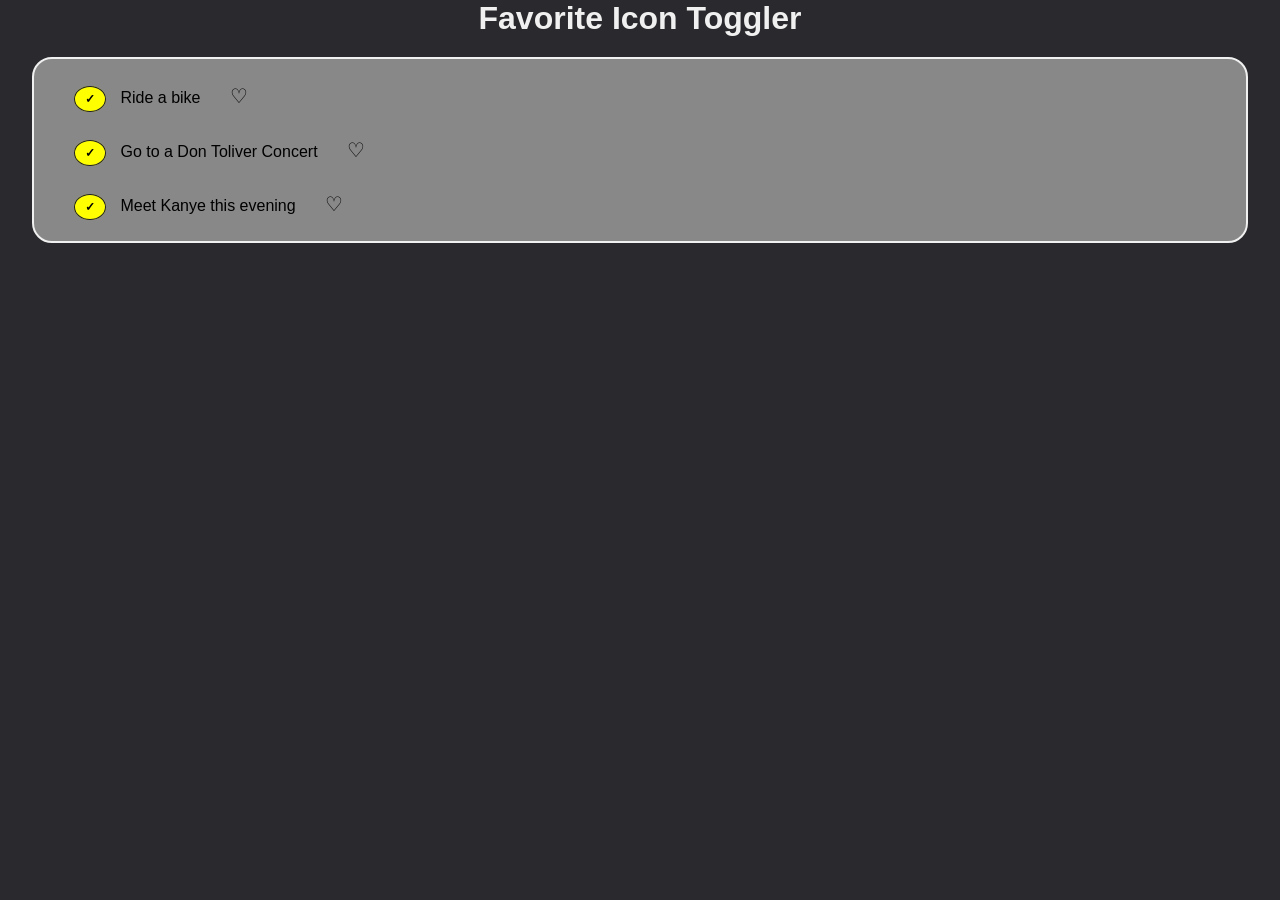
<file: favorite-icon-toggler/index.html>
<!DOCTYPE html>
<html lang="en">
  <head>
    <meta charset="utf-8" />
    <title>Favorite Icon Toggler</title>
    <link rel="stylesheet" href="styles.css" />
  </head>

  <body>

    <h1>Favorite Icon Toggler</h1>
    <ul class="item-list">
      <li>
        Ride a bike
        <button class="favorite-icon">&#9825;</button>
      </li>
      <li>
        Go to a Don Toliver Concert
        <button class="favorite-icon">&#9825;</button>
      </li>
      <li>
        Meet Kanye this evening
        <button class="favorite-icon">&#9825;</button>
      </li>
    </ul>
  <script src="script.js"></script>
  </body>
</html>
</file>
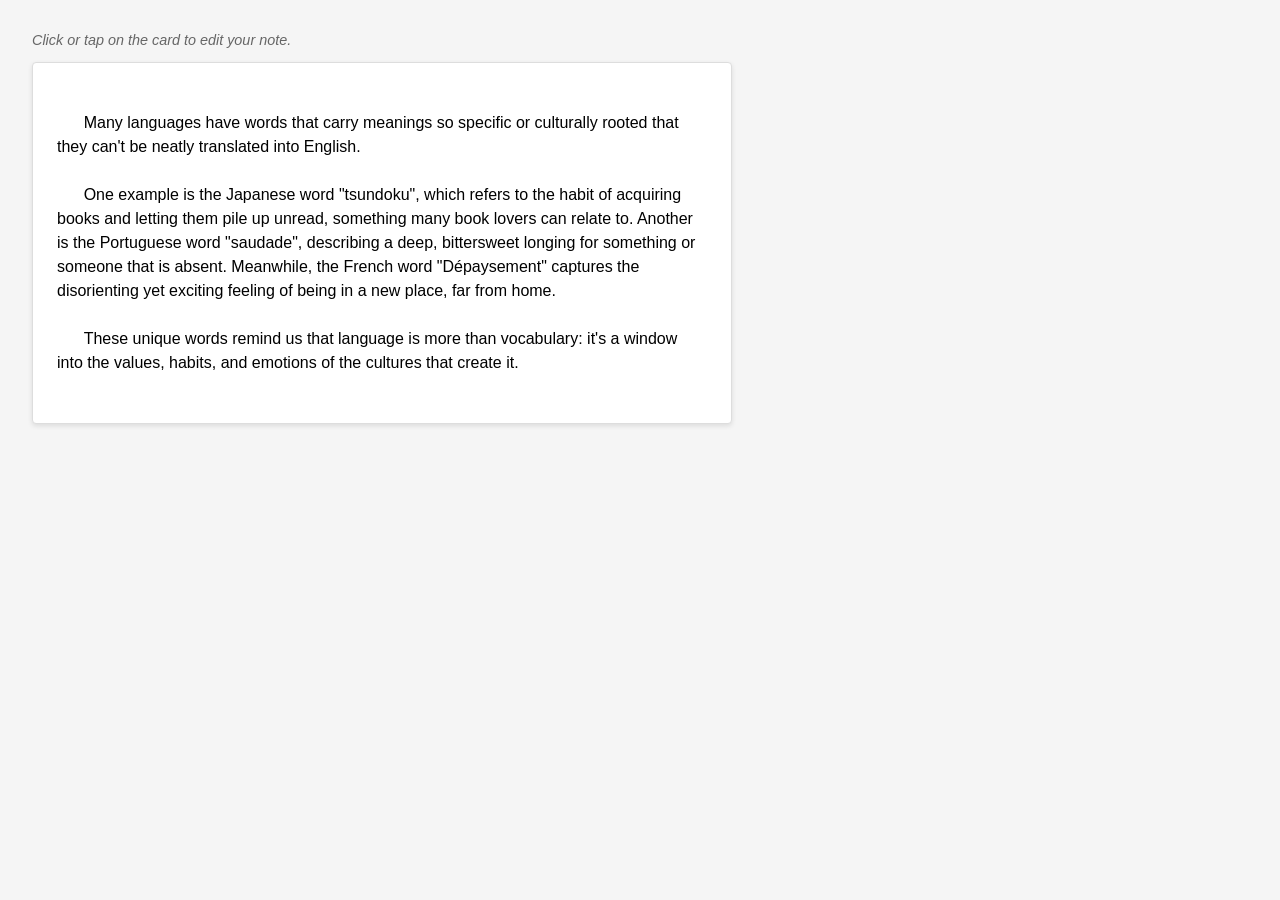
<file: note-taking-app/index.html>
<!DOCTYPE html>
<html lang="en">
  <head>
    <meta charset="UTF-8" />
    <title>Note taking app</title>
    <meta name="viewport" content="width=device-width, initial-scale=1.0" />
    <link rel="stylesheet" href="./styles.css" />
  </head>
  <body>
    <p class="helper-text">Click or tap on the card to edit your note.</p>

    <div id="note" class="note" contenteditable="true" aria-label="Note editor">
      Many languages have words that carry meanings so specific or culturally rooted that they can't be neatly translated into English. 
        
      One example is the Japanese word "tsundoku", which refers to the habit of acquiring books and letting them pile up unread, something many book lovers can relate to. Another is the Portuguese word "saudade", describing a deep, bittersweet longing for something or someone that is absent. Meanwhile, the French word "Dépaysement" captures the disorienting yet exciting feeling of being in a new place, far from home.
        
      These unique words remind us that language is more than vocabulary: it's a window into the values, habits, and emotions of the cultures that create it.
    </div>

    <div id="status" aria-live="polite"></div>
    
    <script src="script.js"></script>
  </body>
</html>
</file>
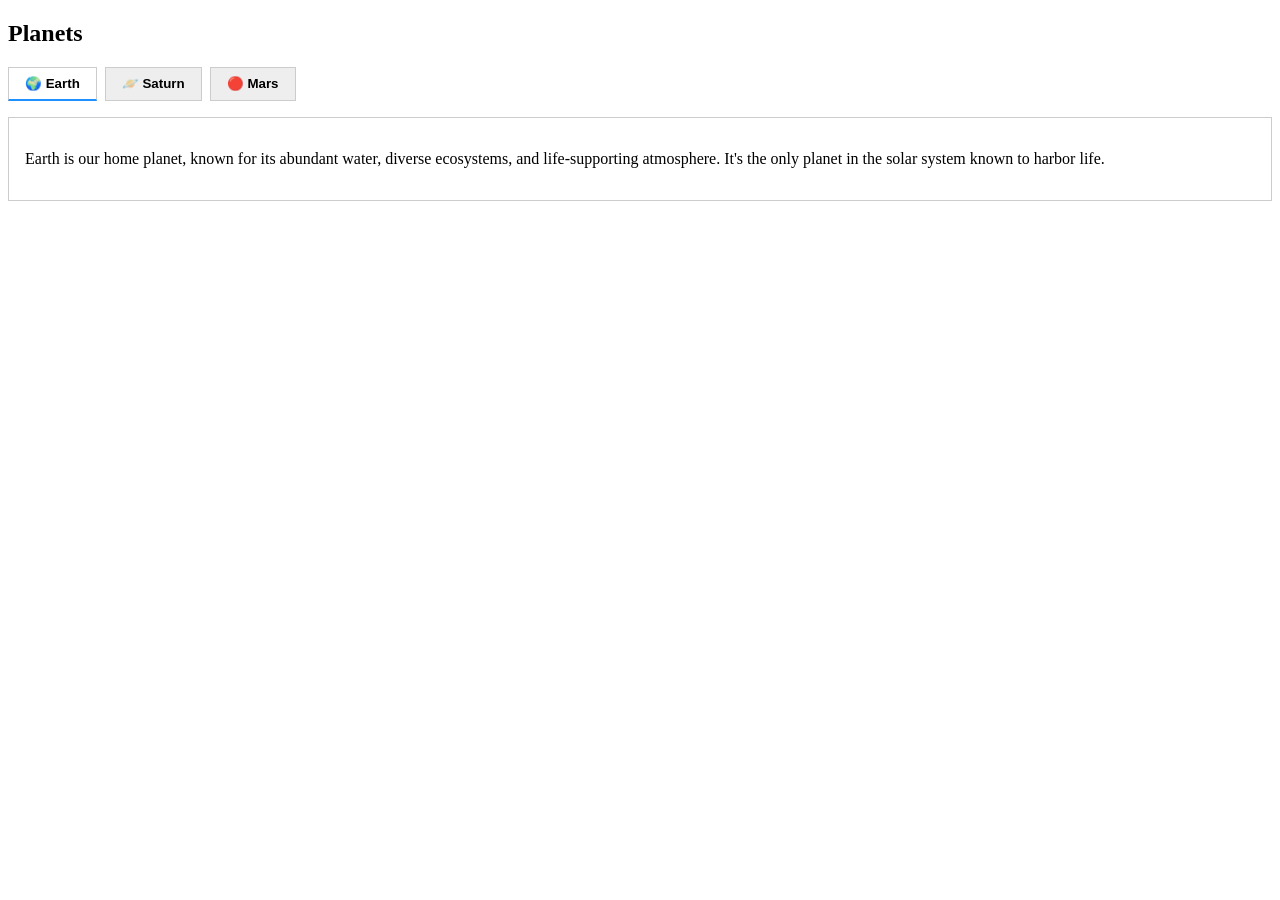
<file: planets-tablist/index.html>
<!DOCTYPE html>
<html lang="en">
  <head>
    <meta charset="UTF-8" />
    <meta name="viewport" content="width=device-width, initial-scale=1.0" />
    <title>Planets Facts</title>
    <link rel="stylesheet" href="./styles.css" />
  </head>
  <body>
    <div class="tabs">
      <h2 id="tabs-title">Planets</h2>
      <div role="tablist" aria-labelledby="tabs-title">
        <button role="tab" aria-controls="panel-earth" aria-selected="true" id="tab-earth">🌍 Earth</button>
        <button role="tab" aria-controls="panel-saturn" aria-selected="false" id="tab-saturn">🪐 Saturn</button>
        <button role="tab" aria-controls="panel-mars" aria-selected="false" id="tab-mars">🔴 Mars</button>
      </div>

      <div id="panel-earth" role="tabpanel" aria-labelledby="tab-earth">
        <p>
          Earth is our home planet, known for its abundant water, diverse ecosystems, and life-supporting atmosphere. It's the only planet in the solar system known to harbor life.
        </p>
      </div>
      <div id="panel-saturn" role="tabpanel" aria-labelledby="tab-saturn" hidden>
        <p>
          Saturn is famous for its beautiful and extensive ring system made of ice and rock particles. It's a gas giant with dozens of moons orbiting it.
        </p>
      </div>
      <div id="panel-mars" role="tabpanel" aria-labelledby="tab-mars" hidden>
        <p>
          Mars, the red planet, is a rocky world with the tallest volcano and deepest canyon in the solar system. It's a key focus for exploration in the search for past or present life.
        </p>
      </div>
    </div>

    <script src="./script.js"></script>
  </body>
</html>
</file>
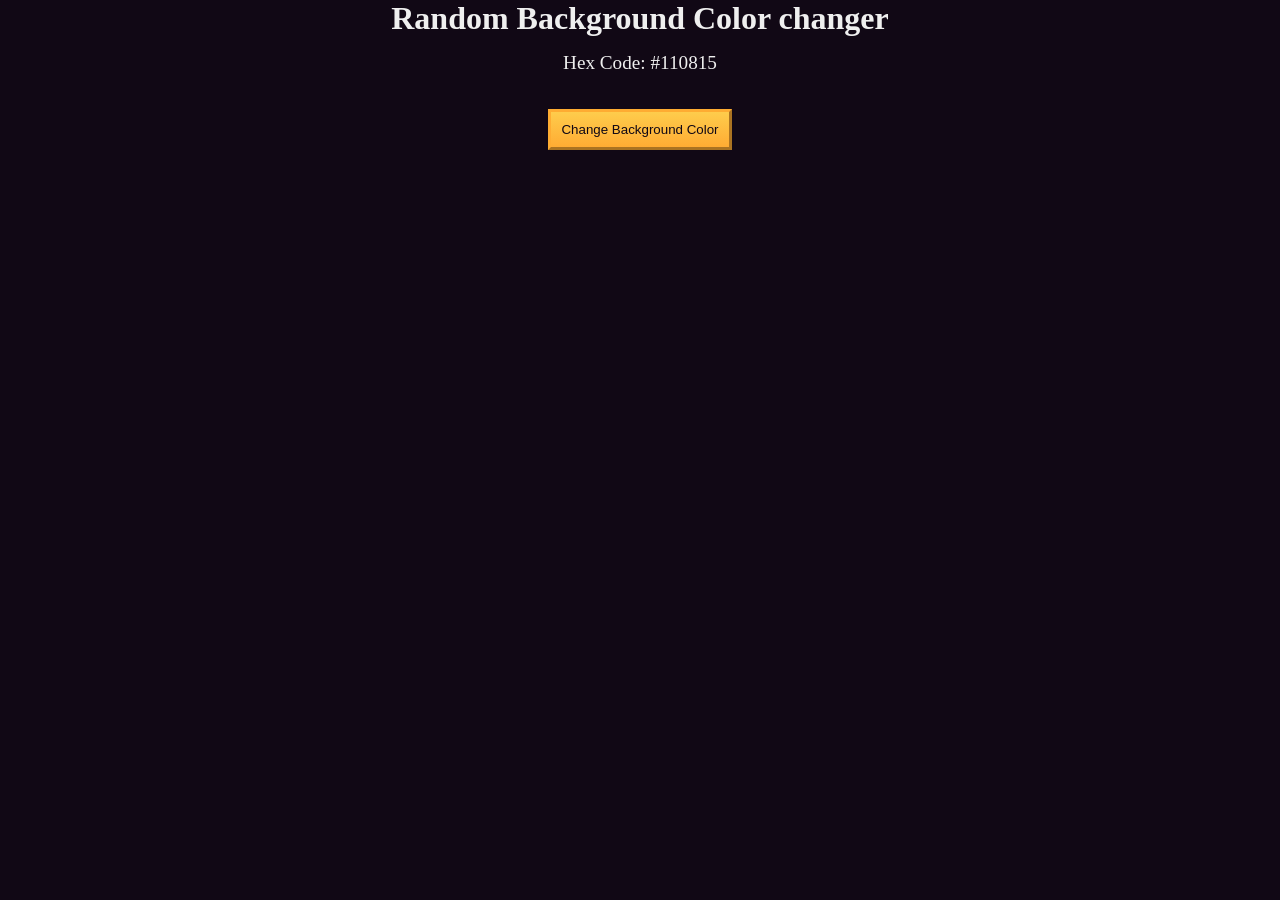
<file: random-bckg-color-genr/index.html>
<!DOCTYPE html>
<html lang="en">

<head>
    <meta charset="UTF-8" />
    <meta name="viewport" content="width=device-width, initial-scale=1.0" />
    <title>Debug a random background color changer</title>
    <link rel="stylesheet" href="./styles.css" />
</head>

<body>
    <h1>Random Background Color changer</h1>

    <main>
        <section class="bg-information-container">
            <p>Hex Code: <span id="bg-hex-code">#110815</span></p>
        </section>

        <button class="btn" id="btn">Change Background Color</button>
    </main>
    <script src="./script.js"></script>
</body>

</html>
</file>
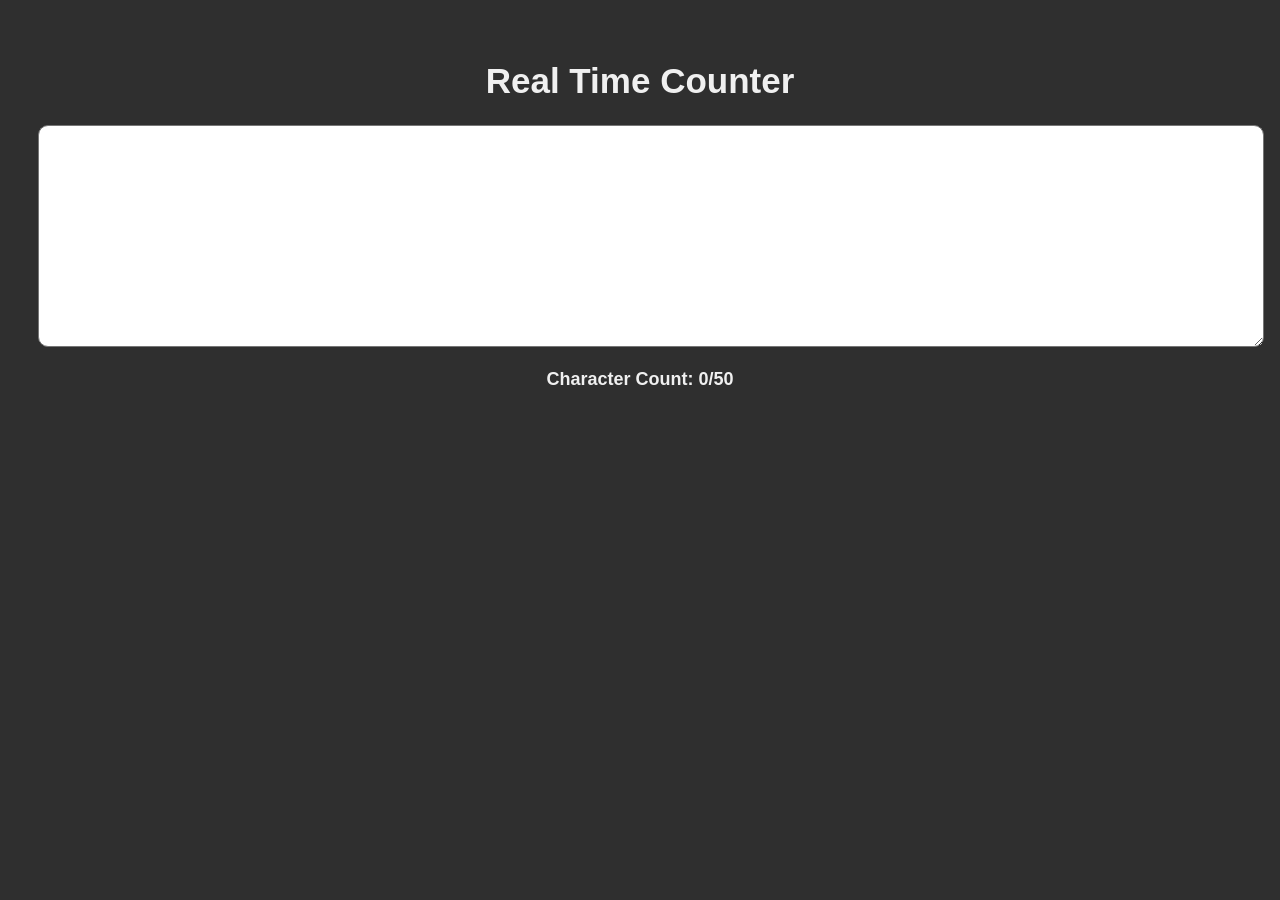
<file: real-time-counter/index.html>
<!DOCTYPE html>
<html lang="en">

<head>
    <meta charset="utf-8">
    <meta name="viewport" content="width=device-width, initial-scale=1.0">
    <title>Real Time Counter</title>
    <link rel="stylesheet" href="styles.css">
</head>

<body>
    <h1>Real Time Counter</h1>
    <textarea id="text-input"></textarea>
    <p id="char-count">Character Count: 0/50</p>
    <script src="script.js"></script>
</body>


</html>
</file>
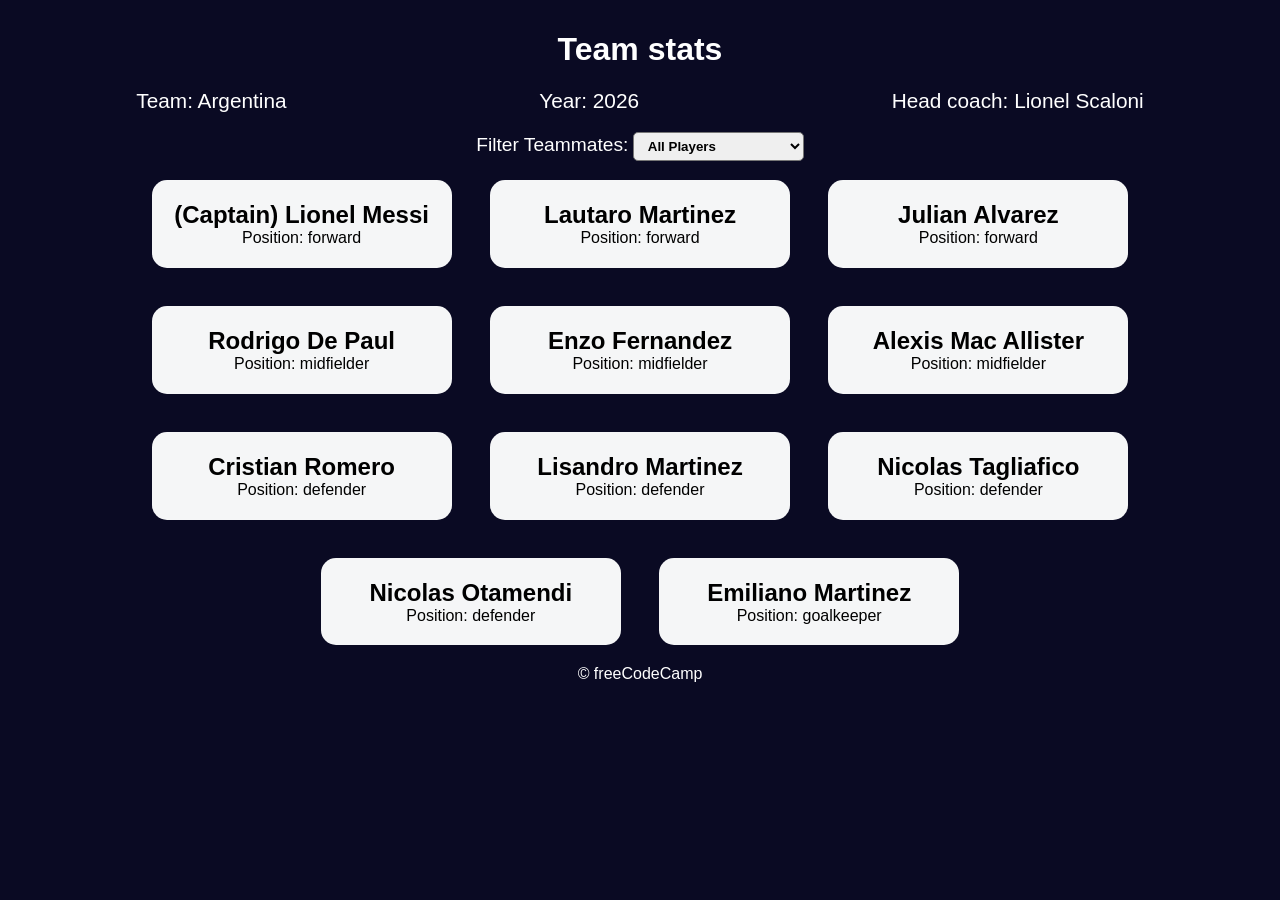
<file: set-of-football-team-cards/index.html>
<!DOCTYPE html>
<html lang="en">
  <head>
    <meta charset="UTF-8" />
    <meta http-equiv="X-UA-Compatible" content="IE=edge" />
    <meta name="viewport" content="width=device-width, initial-scale=1.0" />
    <title>
      Build a Set of Football Team Cards
    </title>
    <link rel="stylesheet" href="styles.css" />
  </head>
  <body>
    <h1 class="title">Team stats</h1>
    <main>
      <div class="team-stats">
        <p>Team: <span id="team"></span></p>
        <p>Year: <span id="year"></span></p>
        <p>Head coach: <span id="head-coach"></span></p>
      </div>
      <label class="options-label" for="players">Filter Teammates:</label>
      <select name="players" id="players">
        <option value="all">All Players</option>
        <option value="forward">Position Forward</option>
        <option value="midfielder">Position Midfielder</option>
        <option value="defender">Position Defender</option>
        <option value="goalkeeper">Position Goalkeeper</option>
      </select>
      <div class="cards" id="player-cards"></div>
    </main>
    <footer>&copy; freeCodeCamp</footer>
    <script src="./script.js"></script>
  </body>
</html>
</file>
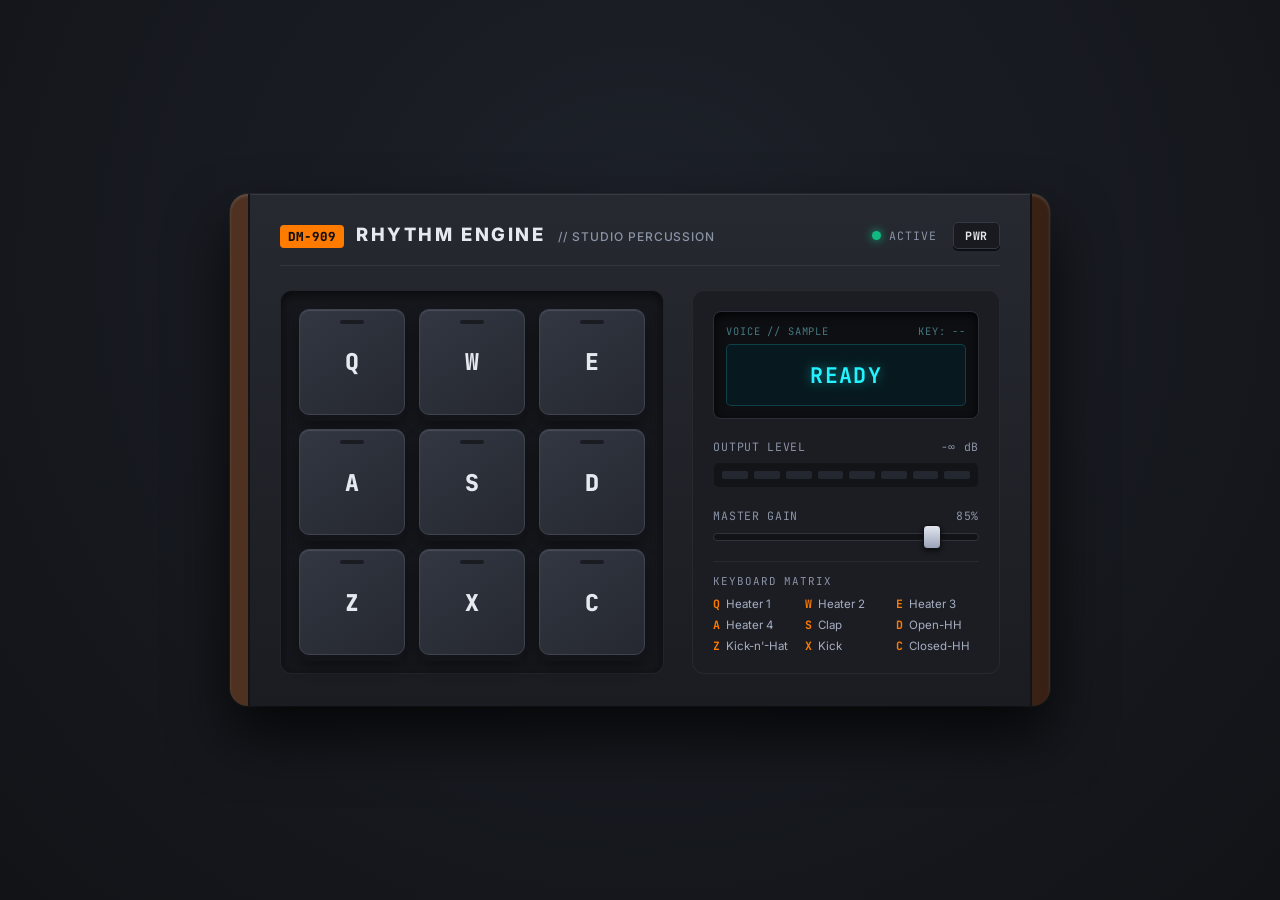
<file: Certification_Project_JavaScript/drum-machine/index.html>
<!DOCTYPE html>
<html lang="en">
<head>
  <meta charset="UTF-8" />
  <meta name="viewport" content="width=device-width, initial-scale=1.0" />
  <title>DM-909 // Rhythm Engine</title>
  <link rel="preconnect" href="https://fonts.googleapis.com">
  <link rel="preconnect" href="https://fonts.gstatic.com" crossorigin>
  <link href="https://fonts.googleapis.com/css2?family=Inter:wght@500;700;800&family=JetBrains+Mono:wght@600;700;800&display=swap" rel="stylesheet">
  <link rel="stylesheet" href="styles.css" />
</head>
<body>

  <div id="drum-machine" aria-label="DM-909 Rhythm Engine Drum Machine">
    <div class="chassis">
      <!-- Top Header -->
      <header class="machine-header">
        <div class="brand">
          <div class="brand-badge">DM-909</div>
          <div class="brand-title">RHYTHM ENGINE <span>// STUDIO PERCUSSION</span></div>
        </div>
        <div class="status-group">
          <div class="status-pill">
            <span class="power-led" id="power-led"></span>
            <span id="power-label">ACTIVE</span>
          </div>
          <button type="button" class="power-btn" id="power-btn" aria-pressed="true" title="Toggle Power">
            PWR
          </button>
        </div>
      </header>

      <!-- Main Body -->
      <div class="machine-body">
        <!-- 3x3 Pad Matrix -->
        <section class="pad-section" aria-label="Drum Pad Matrix">
          <div id="pad-bank">
            <!-- Row 1: Q, W, E -->
            <button type="button" class="drum-pad" id="Heater-1" data-key="Q">Q<audio class="clip" id="Q" src="https://cdn.freecodecamp.org/curriculum/drum/Heater-1.mp3" preload="auto"></audio></button>
            <button type="button" class="drum-pad" id="Heater-2" data-key="W">W<audio class="clip" id="W" src="https://cdn.freecodecamp.org/curriculum/drum/Heater-2.mp3" preload="auto"></audio></button>
            <button type="button" class="drum-pad" id="Heater-3" data-key="E">E<audio class="clip" id="E" src="https://cdn.freecodecamp.org/curriculum/drum/Heater-3.mp3" preload="auto"></audio></button>

            <!-- Row 2: A, S, D -->
            <button type="button" class="drum-pad" id="Heater-4" data-key="A">A<audio class="clip" id="A" src="https://cdn.freecodecamp.org/curriculum/drum/Heater-4_1.mp3" preload="auto"></audio></button>
            <button type="button" class="drum-pad" id="Clap" data-key="S">S<audio class="clip" id="S" src="https://cdn.freecodecamp.org/curriculum/drum/Heater-6.mp3" preload="auto"></audio></button>
            <button type="button" class="drum-pad" id="Open-HH" data-key="D">D<audio class="clip" id="D" src="https://cdn.freecodecamp.org/curriculum/drum/Dsc_Oh.mp3" preload="auto"></audio></button>

            <!-- Row 3: Z, X, C -->
            <button type="button" class="drum-pad" id="Kick-n-Hat" data-key="Z">Z<audio class="clip" id="Z" src="https://cdn.freecodecamp.org/curriculum/drum/Kick_n_Hat.mp3" preload="auto"></audio></button>
            <button type="button" class="drum-pad" id="Kick" data-key="X">X<audio class="clip" id="X" src="https://cdn.freecodecamp.org/curriculum/drum/RP4_KICK_1.mp3" preload="auto"></audio></button>
            <button type="button" class="drum-pad" id="Closed-HH" data-key="C">C<audio class="clip" id="C" src="https://cdn.freecodecamp.org/curriculum/drum/Cev_H2.mp3" preload="auto"></audio></button>
          </div>
        </section>

        <!-- Control Console -->
        <aside class="control-section" aria-label="Control Console">
          <!-- Backlit LCD Display -->
          <div class="lcd-bezel">
            <div class="lcd-header">
              <span>VOICE // SAMPLE</span>
              <span id="lcd-key-indicator">KEY: --</span>
            </div>
            <p id="display">READY</p>
          </div>

          <!-- Peak Level Meter -->
          <div class="meter-panel">
            <div class="control-label">
              <span>OUTPUT LEVEL</span>
              <span id="db-readout">-∞ dB</span>
            </div>
            <div class="led-meter" id="led-meter" aria-hidden="true">
              <div class="led-seg"></div>
              <div class="led-seg"></div>
              <div class="led-seg"></div>
              <div class="led-seg"></div>
              <div class="led-seg"></div>
              <div class="led-seg"></div>
              <div class="led-seg"></div>
              <div class="led-seg"></div>
            </div>
          </div>

          <!-- Master Volume Control -->
          <div class="volume-panel">
            <div class="control-label">
              <label for="volume-slider">MASTER GAIN</label>
              <span id="volume-value">85%</span>
            </div>
            <input type="range" id="volume-slider" min="0" max="1" step="0.01" value="0.85" />
          </div>

          <!-- Legend / Shortcut Guide -->
          <div class="legend-panel">
            <div class="legend-title">KEYBOARD MATRIX</div>
            <div class="legend-grid">
              <span><b>Q</b> Heater 1</span>
              <span><b>W</b> Heater 2</span>
              <span><b>E</b> Heater 3</span>
              <span><b>A</b> Heater 4</span>
              <span><b>S</b> Clap</span>
              <span><b>D</b> Open-HH</span>
              <span><b>Z</b> Kick-n'-Hat</span>
              <span><b>X</b> Kick</span>
              <span><b>C</b> Closed-HH</span>
            </div>
          </div>
        </aside>
      </div>
    </div>
  </div>

  <script src="script.js"></script>
</body>
</html>
</file>
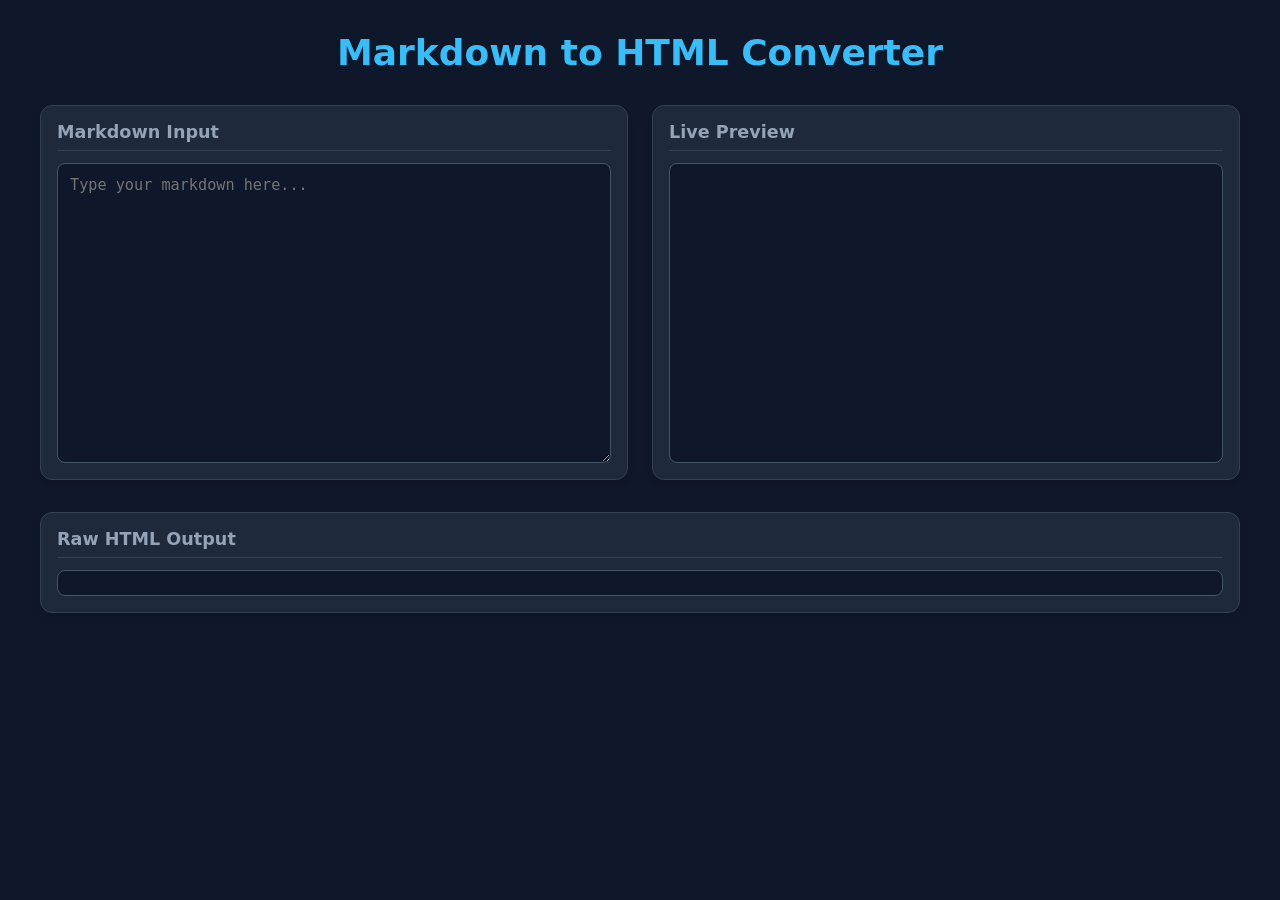
<file: Certification_Project_JavaScript/markdown-to-html-converter/index.html>
<!DOCTYPE html>
<html lang="en">
<head>
    <meta charset="UTF-8">
    <meta name="viewport" content="width=device-width, initial-scale=1.0">
    <title>Markdown to HTML Converter</title>
    <link rel="stylesheet" href="styles.css">
</head>
<body>
    <main class="converter-container">
        <h1>Markdown to HTML Converter</h1>
        <div class="editor-grid">
            <section class="pane">
                <h2>Markdown Input</h2>
                <textarea id="markdown-input" placeholder="Type your markdown here..."></textarea>
            </section>
            <section class="pane">
                <h2>Live Preview</h2>
                <div id="preview"></div>
            </section>
        </div>
        <section class="pane html-pane">
            <h2>Raw HTML Output</h2>
            <pre><code id="html-output"></code></pre>
        </section>
    </main>
    <script src="script.js"></script>
</body>
</html>
</file>
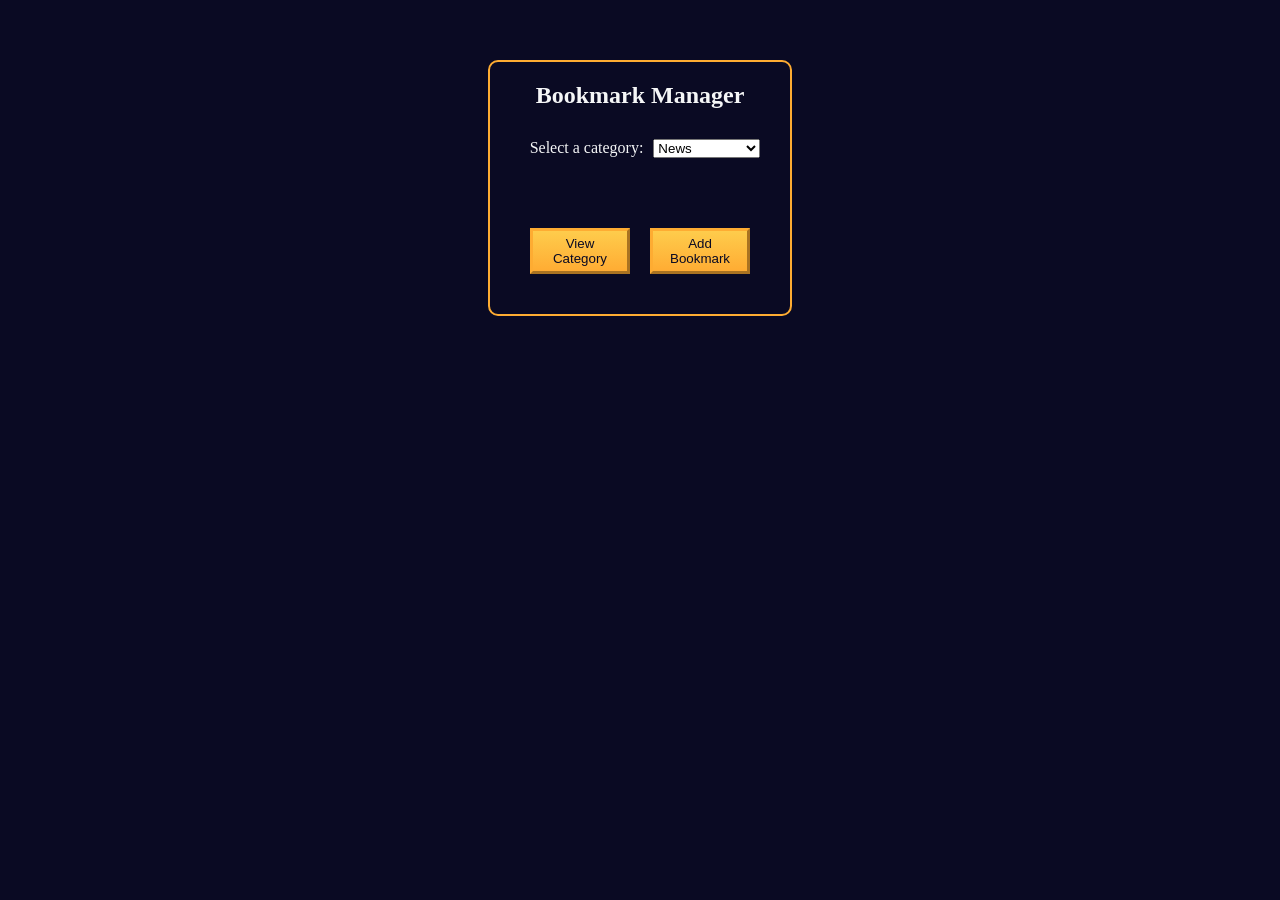
<file: labs/bookmark-manager-app/index.html>
<!DOCTYPE html>
<html lang="en">

<head>
    <meta charset="utf-8">
    <meta name="viewport" content="width=device-width, initial-scale=0.0">
    <title>Bookmark Manager</title>
    <link rel="stylesheet" href="styles.css">
</head>

<body>
    <main>
        <section id="main-section">
            <h1>Bookmark Manager</h1>
            <div id="dropdown">
                <label for="category-dropdown">Select a category:</label>
                <select id="category-dropdown" name="options">
                    <option value="news" selected>News</option>
                    <option value="entertainment">Entertainment</option>
                    <option value="work">Work</option>
                    <option value="miscellaneous">Miscellaneous</option>
                </select>
            </div>
            <div id="buttons">
                <button type="button" id="view-category-button">View Category</button>
                <button type="button" id="add-bookmark-button">Add Bookmark</button>
            </div>
        </section>

        <section id="form-section" class="hidden">
            <form>
                <h2 class="category-name"></h2>
                <div>
                    <label for="name">Name:</label>
                    <input type="text" id="name">
                </div>
                <div>
                    <label for="url">URL:</label>
                    <input type="text" id="url">
                </div>
                <div>
                    <button type="button" id="close-form-button">Go Back</button>
                    <button type="button" id="add-bookmark-button-form">Add Bookmark</button>
                </div>
            </form>
        </section>

        <section id="bookmark-list-section" class="hidden">
            <h2 class="category-name"></h2>
            <div id="category-list">
            </div>
            <div>
                <button type="button" id="close-list-button">Go Back</button>
                <button type="button" id="delete-bookmark-button">Delete Bookmark</button>
            </div>
        </section>

    </main>
    <script src="script.js"></script>
</body>

</html>
</file>
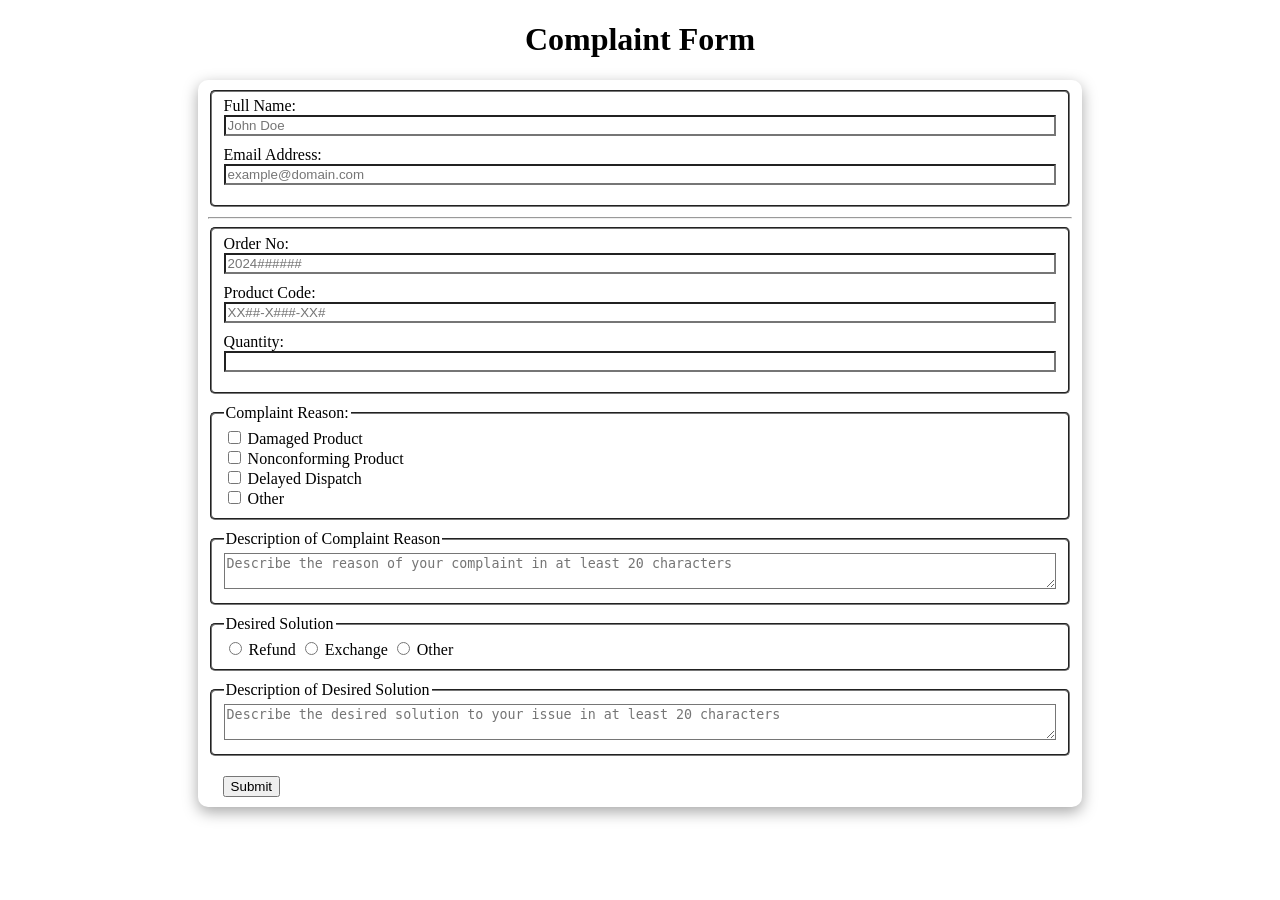
<file: labs/customer-complaint-form/index.html>
<!DOCTYPE html>
<html lang="en">

<head>
    <title>Customer Complaint Form</title>
    <meta charset="utf-8">
    <meta name="viewport" content="width=device-width, initial-scale=1.0">
    <link rel="stylesheet" href="styles.css">
</head>

<body>
    <h1>Complaint Form</h1>
    <form id="form">
        <fieldset id="personal-info">
            <div>
                <label for="full-name">Full Name:</label>
                <input type="text" id="full-name" name="full-name" placeholder="John Doe">
            </div>

            <div>
                <label for="email">Email Address:</label>
                <input type="email" id="email" name="email" placeholder="example@domain.com">
            </div>
        </fieldset>
        <hr>
        <fieldset id="product-info">
            <div>
                <label for="order-no">Order No:</label>
                <input type="text" id="order-no" name="order-no" placeholder="2024######">
            </div>
            <div>
                <label for="product-code">Product Code:</label>
                <input type="text" id="product-code" name="product-code" placeholder="XX##-X###-XX#">
            </div>
            <div>
                <label for="quantity">Quantity:</label>
                <input type="number" id="quantity" name="quantity" min="1">
            </div>
        </fieldset>

        <fieldset id="complaints-group">
            <legend>Complaint Reason:</legend>
            <div>
                <input type="checkbox" id="damaged-product" name="complaint" value="damaged-product">
                <label for="damaged-product">Damaged Product</label>
            </div>

            <div>
                <input type="checkbox" id="nonconforming-product" name="complaint" value="nonconforming-product">
                <label for="nonconforming-product">Nonconforming Product</label>
            </div>

            <div>
                <input type="checkbox" id="delayed-dispatch" name="complaint" value="delayed-dispatch">
                <label for="delayed-dispatch">Delayed Dispatch</label>
            </div>

            <div>
                <input type="checkbox" id="other-complaint" name="complaint" value="other">
                <label for="other-complaint">Other</label>
            </div>
        </fieldset>

        <fieldset id="complaint-description-container">
            <legend>Description of Complaint Reason</legend>
            <textarea placeholder="Describe the reason of your complaint in at least 20 characters"
                name="complaint-textarea" id="complaint-description"></textarea>
        </fieldset>

        <fieldset id="solutions-group">
            <legend>Desired Solution</legend>
            <input type="radio" name="solutions" id="refund" value="refund">
            <label for="refund">Refund</label>

            <input type="radio" name="solutions" id="exchange" value="exchange">
            <label for="exchange">Exchange</label>

            <input type="radio" name="solutions" id="other-solution" value="other">
            <label for="other-solution">Other</label>
        </fieldset>

        <fieldset id="solution-description-container">
            <legend>Description of Desired Solution</legend>
            <textarea placeholder="Describe the desired solution to your issue in at least 20 characters"
                name="solution-textarea" id="solution-description"></textarea>
        </fieldset>
        <div id="btn-container">
            <button type="submit" id="submit-btn">Submit</button>
            <span id="message-box" aria-live="polite"></span>
        </div>

    </form>

    <script src="script.js"></script>
</body>

</html>
</file>
<file: favorite-icon-toggler/styles.css>
* {
  box-sizing: border-box;
  margin: 0;
  padding: 0;
}

body {
  background-color: #2a2a2e;
}

h1 {
  font-family: "Arial";
  text-align: center;
  color: #f0f0f0;
}

.item-list {
  list-style: none;
  padding-left: 20px;
  border: 2px solid #f0f0f0;
  width: 95%;
  margin: 20px auto;
  border-radius: 20px;
  background-color: #888;
}

li {
  margin: 20px;
  font-family: "Arial";
}

li:before {
  content: "✓";
  flex-shrink: 0;
  font-size: 12px;
  padding: 5px 10px;
  border-radius: 50%;
  font-weight: 900;
  border: 1px solid #1a1a2e;
  background-color: yellow;
  margin-right: 10px;
}

button {
  background-color: transparent;
  border: none;
  font-size: 20px;
  margin-left: 20px;
  cursor: pointer;
  padding: 5px;
}

.filled {
  border: 1px solid #f0f0f0;
  border-radius: 50%;
  padding: 1px 3px;
}
</file>
<file: note-taking-app/styles.css>
body {
  font-family: Arial, sans-serif;
  margin: 2em;
  max-width: 700px;
  background-color: #f5f5f5;
}

.note {
  background-color: #ffffff;
  border: 1px solid #ddd;
  border-radius: 4px;
  box-shadow: 0 2px 5px rgba(0, 0, 0, 0.1);
  padding: 1.5em;
  margin-bottom: 1em;
  line-height: 1.5;
  min-height: 250px;
  font-size: 16px;
  /* This is needed to preserve line breaks in the div */
  white-space: pre-wrap;
}

.note[contenteditable="true"] {
  caret-color: black;
}

.note:hover {
  background-color: #fff;
  box-shadow: 0 0 5px rgba(0,0,0,0.2);
}

.helper-text {
  font-size: 0.9rem;
  color: #666;
  margin-top: 0.5em;
  user-select: none;
  font-style: italic;
}

#status {
  color: #00471b;
  padding: 0 1em;
}
</file>
<file: planets-tablist/styles.css>
.tabs [role="tablist"] {
  display: flex;
  gap: 0.5rem;
  margin-bottom: 1rem;
}

[role="tab"] {
  padding: 0.5rem 1rem;
  background: #eee;
  border: 1px solid #ccc;
  cursor: pointer;
  font-weight: bold;
}

[role="tab"][aria-selected="true"] {
  background: #fff;
  border-bottom: 2px solid dodgerblue;
}

[role="tabpanel"] {
  border: 1px solid #ccc;
  padding: 1rem;
}
</file>
<file: random-bckg-color-genr/styles.css>
*,
*::before,
*::after {
    margin: 0;
    padding: 0;
    box-sizing: border-box;
}

:root {
    --yellow: #f1be32;
    --golden-yellow: #feac32;
    --dark-purple: #110815;
    --light-grey: #efefef;
}

body {
    background-color: var(--dark-purple);
    color: var(--light-grey);
    text-align: center;
}

.bg-information-container {
    margin: 15px 0 25px;
    font-size: 1.2rem;
}

.btn {
    cursor: pointer;
    padding: 10px;
    margin: 10px;
    color: var(--dark-purple);
    background-color: var(--golden-yellow);
    background-image: linear-gradient(#fecc4c, #ffac33);
    border-color: var(--golden-yellow);
    border-width: 3px;
}

.btn:hover {
    background-image: linear-gradient(#ffcc4c, #f89808);
}
</file>
<file: real-time-counter/styles.css>
html {
  overflow-y: hidden;
}

body {
  background-color: #2f2f2f;
  color: #f0f0f0;
  font-family: "Arial", Sans-serif;
  padding: 30px;
}

h1 {
  text-align: center;
  font-size: 35px;
}

textarea {
  width: 100%;
  height: 200px;
  border-radius: 10px;
  padding: 10px;
}

textarea:focus {
  outline: none;
  font-family: "Times New Roman";
  font-size: 17px;
}

p {
  text-align: center;
  font-weight: 900;
  font-size: 18px;
}
</file>
<file: set-of-football-team-cards/styles.css>
*,
*::before,
*::after {
  box-sizing: border-box;
  margin: 0;
  padding: 0;
  font-family: Sans-serif;
}

:root {
  --dark-grey: #0a0a23;
  --light-grey: #f5f6f7;
  --white: #ffffff;
  --black: #000;
}

body {
  background-color: var(--dark-grey);
  text-align: center;
  padding: 10px;
}

.title,
.options-label,
.team-stats,
footer {
  color: var(--white);
}

.title {
  margin: 1.3rem 0;
}

select {
  padding: 5px 10px;
  border-radius: 5px;
  font-weight: 600;
}

select:focus {
  outline: none;
}

.team-stats {
  display: flex;
  justify-content: space-around;
  flex-wrap: wrap;
  font-size: 1.3rem;
  margin: 1.2rem 0;
}

.options-label {
  font-size: 1.2rem;
}

.cards {
  display: flex;
  flex-wrap: wrap;
  justify-content: center;
  align-items: center;
}

.player-card {
  background-color: var(--light-grey);
  padding: 1.3rem;
  margin: 1.2rem;
  width: 300px;
  border-radius: 15px;
}

@media (max-width: 768px) {
  .team-stats {
    flex-direction: column;
  }
}
</file>
<file: Certification_Project_JavaScript/drum-machine/styles.css>
:root {
  --bg-desk: #111317;
  --chassis-top: #262930;
  --chassis-bottom: #1a1c21;
  --wood-grain-1: #4e3120;
  --wood-grain-2: #382114;
  --pad-bg: #2e323b;
  --pad-border: #3e434f;
  --accent-amber: #ff7b00;
  --accent-amber-glow: rgba(255, 123, 0, 0.55);
  --lcd-bg: #07191e;
  --lcd-text: #22f3ff;
  --lcd-glow: rgba(34, 243, 255, 0.45);
  --text-muted: #8b93a6;
  --text-light: #e6e9f0;
}

* {
  box-sizing: border-box;
  margin: 0;
  padding: 0;
  user-select: none;
}

body {
  min-height: 100vh;
  display: flex;
  align-items: center;
  justify-content: center;
  background: radial-gradient(circle at 50% 30%, #1d2129 0%, var(--bg-desk) 100%);
  font-family: 'Inter', sans-serif;
  color: var(--text-light);
  padding: 20px;
}

/* Main Hardware Chassis */
#drum-machine {
  position: relative;
  width: 100%;
  max-width: 820px;
  border-radius: 18px;
  padding: 0 18px;
  background: linear-gradient(90deg, var(--wood-grain-1) 0%, var(--wood-grain-2) 100%);
  box-shadow:
    0 30px 60px rgba(0, 0, 0, 0.75),
    0 0 0 1px rgba(255, 255, 255, 0.06),
    inset 0 2px 3px rgba(255, 255, 255, 0.15);
}

.chassis {
  background: linear-gradient(180deg, var(--chassis-top) 0%, var(--chassis-bottom) 100%);
  border-left: 2px solid #121316;
  border-right: 2px solid #121316;
  padding: 28px 30px 32px;
  display: flex;
  flex-direction: column;
  gap: 24px;
  box-shadow: inset 0 1px 0 rgba(255, 255, 255, 0.08);
}

/* Header Bar */
.machine-header {
  display: flex;
  align-items: center;
  justify-content: space-between;
  border-bottom: 1px solid rgba(255, 255, 255, 0.07);
  padding-bottom: 16px;
}

.brand {
  display: flex;
  align-items: baseline;
  gap: 12px;
}

.brand-badge {
  background: var(--accent-amber);
  color: #111;
  font-family: 'JetBrains Mono', monospace;
  font-weight: 800;
  font-size: 0.78rem;
  letter-spacing: 0.08em;
  padding: 3px 8px;
  border-radius: 4px;
}

.brand-title {
  font-weight: 800;
  font-size: 1.15rem;
  letter-spacing: 0.14em;
  color: var(--text-light);
}

.brand-title span {
  font-weight: 500;
  font-size: 0.75rem;
  color: var(--text-muted);
  letter-spacing: 0.08em;
  margin-left: 6px;
}

.status-group {
  display: flex;
  align-items: center;
  gap: 16px;
}

.status-pill {
  display: flex;
  align-items: center;
  gap: 8px;
  font-family: 'JetBrains Mono', monospace;
  font-size: 0.72rem;
  color: var(--text-muted);
  letter-spacing: 0.08em;
}

.power-led {
  width: 9px;
  height: 9px;
  border-radius: 50%;
  background: #10b981;
  box-shadow: 0 0 10px #10b981;
  transition: all 0.2s ease;
}

.power-led.off {
  background: #3f4451;
  box-shadow: none;
}

.power-btn {
  background: #181a1f;
  border: 1px solid #353945;
  color: var(--text-light);
  font-family: 'JetBrains Mono', monospace;
  font-size: 0.72rem;
  font-weight: 700;
  padding: 5px 11px;
  border-radius: 5px;
  cursor: pointer;
  letter-spacing: 0.06em;
  box-shadow: 0 2px 0 #0d0e11;
  transition: all 0.1s ease;
}

.power-btn:active {
  transform: translateY(2px);
  box-shadow: none;
}

/* Main Workspace Layout */
.machine-body {
  display: grid;
  grid-template-columns: 1.25fr 1fr;
  gap: 28px;
  align-items: stretch;
}

/* Pad Matrix */
.pad-section {
  background: #16181d;
  padding: 18px;
  border-radius: 12px;
  border: 1px solid rgba(255, 255, 255, 0.05);
  box-shadow: inset 0 4px 12px rgba(0, 0, 0, 0.6);
}

#pad-bank {
  display: grid;
  grid-template-columns: repeat(3, 1fr);
  gap: 14px;
}

.drum-pad {
  position: relative;
  aspect-ratio: 1 / 1;
  background: linear-gradient(145deg, #323742, #252830);
  border: 1px solid var(--pad-border);
  border-radius: 10px;
  color: var(--text-light);
  font-family: 'JetBrains Mono', monospace;
  font-size: 1.45rem;
  font-weight: 800;
  cursor: pointer;
  display: flex;
  align-items: center;
  justify-content: center;
  box-shadow:
    0 6px 0 #121418,
    0 10px 16px rgba(0, 0, 0, 0.45),
    inset 0 1px 1px rgba(255, 255, 255, 0.12);
  transition: transform 0.06s ease, box-shadow 0.06s ease, border-color 0.08s ease;
  outline: none;
}

/* Subtle top status bar on each pad */
.drum-pad::before {
  content: '';
  position: absolute;
  top: 10px;
  left: 50%;
  transform: translateX(-50%);
  width: 24px;
  height: 4px;
  border-radius: 2px;
  background: #1a1c22;
  transition: background 0.08s ease, box-shadow 0.08s ease;
}

.drum-pad:hover {
  border-color: #545b6b;
}

.drum-pad:focus-visible {
  outline: 2px solid var(--accent-amber);
  outline-offset: 2px;
}

/* Active / Triggered State */
.drum-pad.active,
.drum-pad:active {
  transform: translateY(4px);
  border-color: var(--accent-amber);
  color: #fff;
  background: linear-gradient(145deg, #3d332c, #2b241f);
  box-shadow:
    0 2px 0 #121418,
    0 0 22px var(--accent-amber-glow),
    inset 0 0 14px rgba(255, 123, 0, 0.25);
}

.drum-pad.active::before,
.drum-pad:active::before {
  background: var(--accent-amber);
  box-shadow: 0 0 10px var(--accent-amber);
}

/* Control Console */
.control-section {
  display: flex;
  flex-direction: column;
  justify-content: space-between;
  gap: 18px;
  background: #1b1d23;
  padding: 20px;
  border-radius: 12px;
  border: 1px solid rgba(255, 255, 255, 0.05);
}

/* LCD Screen */
.lcd-bezel {
  background: #0d0f12;
  padding: 12px;
  border-radius: 8px;
  border: 1px solid #2b2f3a;
  box-shadow: inset 0 3px 10px rgba(0, 0, 0, 0.85);
}

.lcd-header {
  display: flex;
  justify-content: space-between;
  font-family: 'JetBrains Mono', monospace;
  font-size: 0.65rem;
  color: #467882;
  letter-spacing: 0.08em;
  margin-bottom: 6px;
}

#display {
  background: var(--lcd-bg);
  color: var(--lcd-text);
  font-family: 'JetBrains Mono', monospace;
  font-size: 1.35rem;
  font-weight: 700;
  letter-spacing: 0.06em;
  text-align: center;
  padding: 16px 12px;
  border-radius: 5px;
  border: 1px solid rgba(34, 243, 255, 0.18);
  text-shadow: 0 0 12px var(--lcd-glow);
  min-height: 60px;
  display: flex;
  align-items: center;
  justify-content: center;
  transition: opacity 0.2s ease;
}

#display.powered-off {
  color: #133138;
  text-shadow: none;
}

/* Peak Meter */
.meter-panel {
  display: flex;
  flex-direction: column;
  gap: 8px;
}

.control-label {
  display: flex;
  justify-content: space-between;
  font-family: 'JetBrains Mono', monospace;
  font-size: 0.72rem;
  color: var(--text-muted);
  letter-spacing: 0.06em;
}

.led-meter {
  display: grid;
  grid-template-columns: repeat(8, 1fr);
  gap: 6px;
  background: #121418;
  padding: 8px;
  border-radius: 6px;
  border: 1px solid rgba(255, 255, 255, 0.04);
}

.led-seg {
  height: 8px;
  border-radius: 2px;
  background: #232730;
  transition: background 0.06s ease, box-shadow 0.06s ease;
}

.led-seg.lit-green {
  background: #10b981;
  box-shadow: 0 0 8px rgba(16, 185, 129, 0.6);
}

.led-seg.lit-amber {
  background: #f59e0b;
  box-shadow: 0 0 8px rgba(245, 158, 11, 0.6);
}

.led-seg.lit-red {
  background: #ef4444;
  box-shadow: 0 0 8px rgba(239, 68, 68, 0.7);
}

/* Volume Slider */
.volume-panel {
  display: flex;
  flex-direction: column;
  gap: 10px;
}

input[type="range"] {
  -webkit-appearance: none;
  width: 100%;
  height: 8px;
  background: #111317;
  border-radius: 4px;
  border: 1px solid #2e333e;
  outline: none;
  cursor: pointer;
}

input[type="range"]::-webkit-slider-thumb {
  -webkit-appearance: none;
  width: 18px;
  height: 24px;
  border-radius: 4px;
  background: linear-gradient(180deg, #e2e6f0 0%, #9aa3b8 100%);
  border: 1px solid #111;
  box-shadow: 0 2px 5px rgba(0, 0, 0, 0.6);
  cursor: pointer;
}

input[type="range"]::-moz-range-thumb {
  width: 18px;
  height: 24px;
  border-radius: 4px;
  background: linear-gradient(180deg, #e2e6f0 0%, #9aa3b8 100%);
  border: 1px solid #111;
  box-shadow: 0 2px 5px rgba(0, 0, 0, 0.6);
  cursor: pointer;
}

/* Legend Guide */
.legend-panel {
  border-top: 1px solid rgba(255, 255, 255, 0.06);
  padding-top: 12px;
}

.legend-title {
  font-family: 'JetBrains Mono', monospace;
  font-size: 0.68rem;
  color: var(--text-muted);
  letter-spacing: 0.08em;
  margin-bottom: 8px;
}

.legend-grid {
  display: grid;
  grid-template-columns: repeat(3, 1fr);
  gap: 6px 8px;
  font-size: 0.72rem;
  color: #a6aec2;
}

.legend-grid b {
  font-family: 'JetBrains Mono', monospace;
  color: var(--accent-amber);
  margin-right: 3px;
}

/* Responsive Adjustments */
@media (max-width: 720px) {
  #drum-machine {
    padding: 0 10px;
  }
  .chassis {
    padding: 20px 18px;
  }
  .machine-body {
    grid-template-columns: 1fr;
  }
  .brand-title span {
    display: none;
  }
}
</file>
<file: Certification_Project_JavaScript/markdown-to-html-converter/styles.css>
* {
    box-sizing: border-box;
    margin: 0;
    padding: 0;
}

body {
    font-family: system-ui, -apple-system, BlinkMacSystemFont, 'Segoe UI', Roboto, sans-serif;
    background-color: #0f172a;
    color: #f8fafc;
    padding: 2rem 1rem;
    min-height: 100vh;
}

.converter-container {
    max-width: 1200px;
    margin: 0 auto;
    display: flex;
    flex-direction: column;
    gap: 1.5rem;
}

h1 {
    text-align: center;
    font-size: 2.25rem;
    color: #38bdf8;
    margin-bottom: 0.5rem;
}

.editor-grid {
    display: grid;
    grid-template-columns: 1fr 1fr;
    gap: 1.5rem;
}

@media (max-width: 768px) {
    .editor-grid {
        grid-template-columns: 1fr;
    }
}

.pane {
    background: #1e293b;
    border: 1px solid #334155;
    border-radius: 0.75rem;
    padding: 1rem;
    display: flex;
    flex-direction: column;
    gap: 0.75rem;
    box-shadow: 0 4px 6px -1px rgb(0 0 0 / 0.1);
}

.pane h2 {
    font-size: 1.1rem;
    color: #94a3b8;
    border-bottom: 1px solid #334155;
    padding-bottom: 0.5rem;
}

textarea {
    width: 100%;
    height: 300px;
    background: #0f172a;
    color: #f8fafc;
    border: 1px solid #475569;
    border-radius: 0.5rem;
    padding: 0.75rem;
    font-family: ui-monospace, SFMono-Regular, Menlo, Monaco, Consolas, monospace;
    font-size: 0.95rem;
    resize: vertical;
}

textarea:focus {
    outline: none;
    border-color: #38bdf8;
}

#preview {
    background: #0f172a;
    border: 1px solid #475569;
    border-radius: 0.5rem;
    padding: 0.75rem;
    height: 300px;
    overflow-y: auto;
}

.html-pane {
    margin-top: 0.5rem;
}

pre {
    background: #0f172a;
    border: 1px solid #475569;
    border-radius: 0.5rem;
    padding: 0.75rem;
    overflow-x: auto;
    font-family: ui-monospace, SFMono-Regular, Menlo, Monaco, Consolas, monospace;
    font-size: 0.9rem;
    color: #38bdf8;
}
</file>
<file: labs/bookmark-manager-app/styles.css>
:root {
  --light-grey: #f5f6f7;
  --dark-grey: #0a0a23;
  --yellow: #f1be32;
  --golden-yellow: #feac32;
}

*,
*::before,
*::after {
  margin: 0;
  padding: 0;
  box-sizing: border-box;
}

main {
  display: flex;
  justify-content: center;
}

body {
  background-color: var(--dark-grey);
}

.hidden {
  display: none;
}

section {
  display: flex;
  flex-direction: column;
  justify-content: center;
}

select,
input,
label {
  margin-left: 10px;
}

div {
  padding: 30px;
  display: flex;
  justify-content: center;
}

.close-form-button {
  background: none;
  border: none;
  cursor: pointer;
}

h1, h2 {
  margin-top: 20px;
  text-align: center;
}

#category-list {
  text-align: center;
  display: flex;
  flex-direction: column;
  justify-content: flex-start;
  background-color: var(--light-grey);
  align-self: center;
  width: 80%;
  margin-top: 15px;
  border-radius: 10px;
}

#category-list,
h1,
h2,
label {
  color: var(--light-grey);
}

#category-list p {
  color: var(--dark-grey);
}

button {
  cursor: pointer;
  padding: 5px;
  width: 100px;
  margin: 10px;
  color: var(--dark-grey);
  background-color: var(--golden-yellow);
  background-image: linear-gradient(#fecc4c, #ffac33);
  border-color: var(--golden-yellow);
  border-width: 3px;
}

button:hover {
  background-image: linear-gradient(#ffcc4c, #f89808);
}

section {
  margin-top: 60px;
  border: 2px solid var(--golden-yellow);
  width: fit-content;
  border-radius: 10px;
}
</file>
<file: labs/customer-complaint-form/styles.css>
* {
    box-sizing: border-box;
}

h1 {
    text-align: center;
}

#form {
    max-width: 70%;
    margin: auto;
    border-radius: 10px;
    box-shadow: rgba(0, 0, 0, 0.35) 0px 5px 15px;
    padding: 10px;
}

input {
    border-color: rgb(118, 118, 118);
}

#personal-info input, #product-info input {
    width: 100%;
    margin-bottom: 10px;
}


fieldset {
    margin-bottom: 10px;
    border-radius: 5px;
    border-color: rgb(118, 118, 118);
}

textarea {
    width: 100%;
    border-color: rgb(118, 118, 118);
}

#btn-container {
    display: flex;
    justify-content: space-between;
    align-items: center;
}

#submit-btn, #clear-btn {
    margin: 10px 15px 0;
}
</file>
